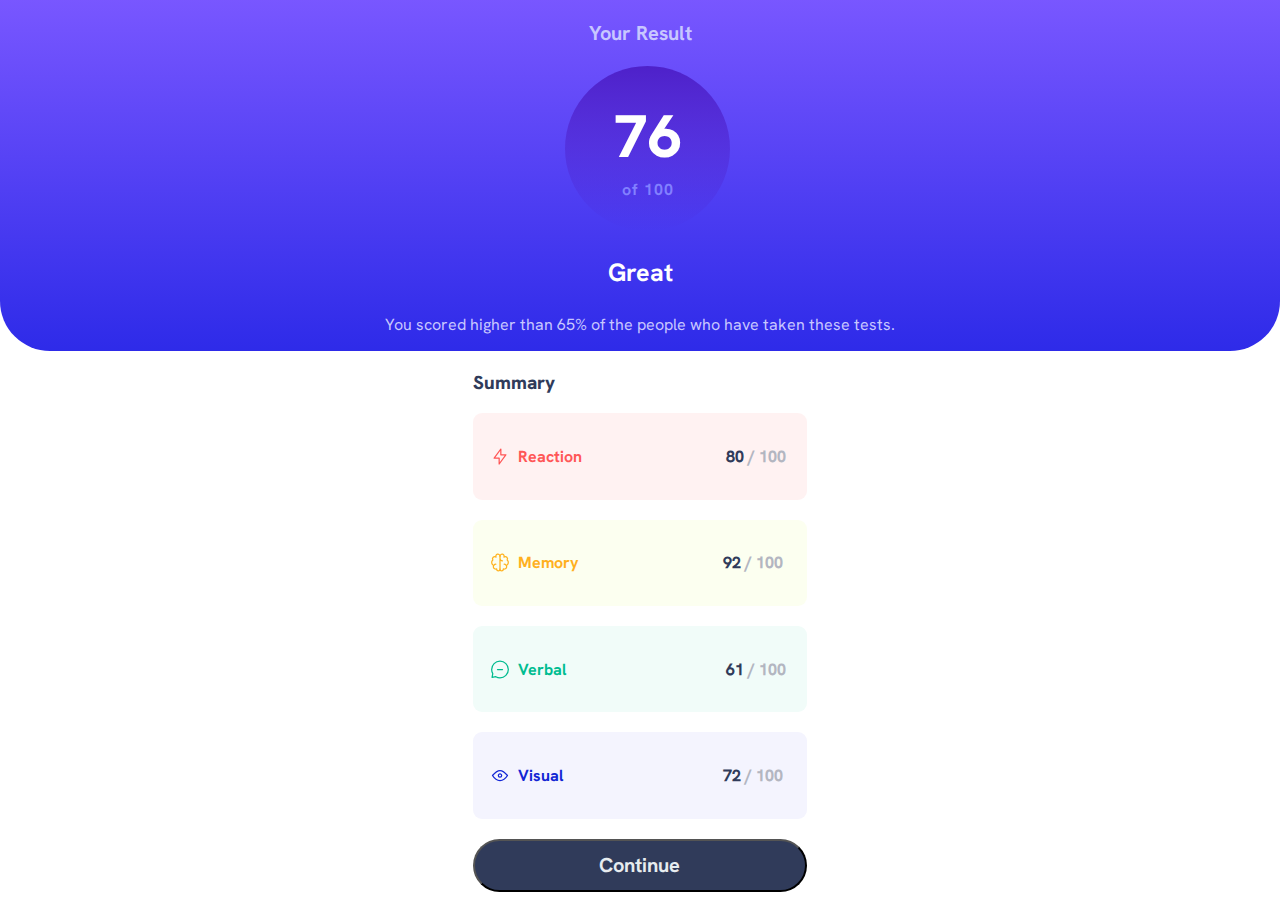
<file: index.html>
<!DOCTYPE html>
<html lang="en">
<head>
  <meta charset="UTF-8">
  <meta name="viewport" content="width=device-width, initial-scale=1.0"> <!-- displays site properly based on user's device -->

  <link rel="icon" type="image/png" sizes="32x32" href="./assets/images/favicon-32x32.png">
  <link rel="stylesheet" href="project.css">

  <title>AISA Solutions Front-End Engineer Intern | Results summary component Challenge</title>

  <!-- Feel free to remove these styles or customise in your own stylesheet 👍 -->
  <style>
    .attribution { font-size: 11px; text-align: center; }
    .attribution a { color: hsl(228, 45%, 44%); }
  </style>
</head>
<body>
  <header>
    <p class="result-title">Your Result</p>
    <div class="round-circle" >
      <p class="circle" id="gradient-circle">
        <span class="num-design">76</span>
        <span class="of-100">of 100</span>
      </p>
    </div>
    <p class="praise">Great</p>
    <p  class="description">You scored higher than 65% of the people who have taken these tests.</p> 
  </header>

<div class="element">

  <h3 class="summary">Summary</h3>

  <div><button class="button"><p class="continue">Continue</p></button></div>

</div>
  
</body>
<script src="main.js"></script>
</html>
</file>
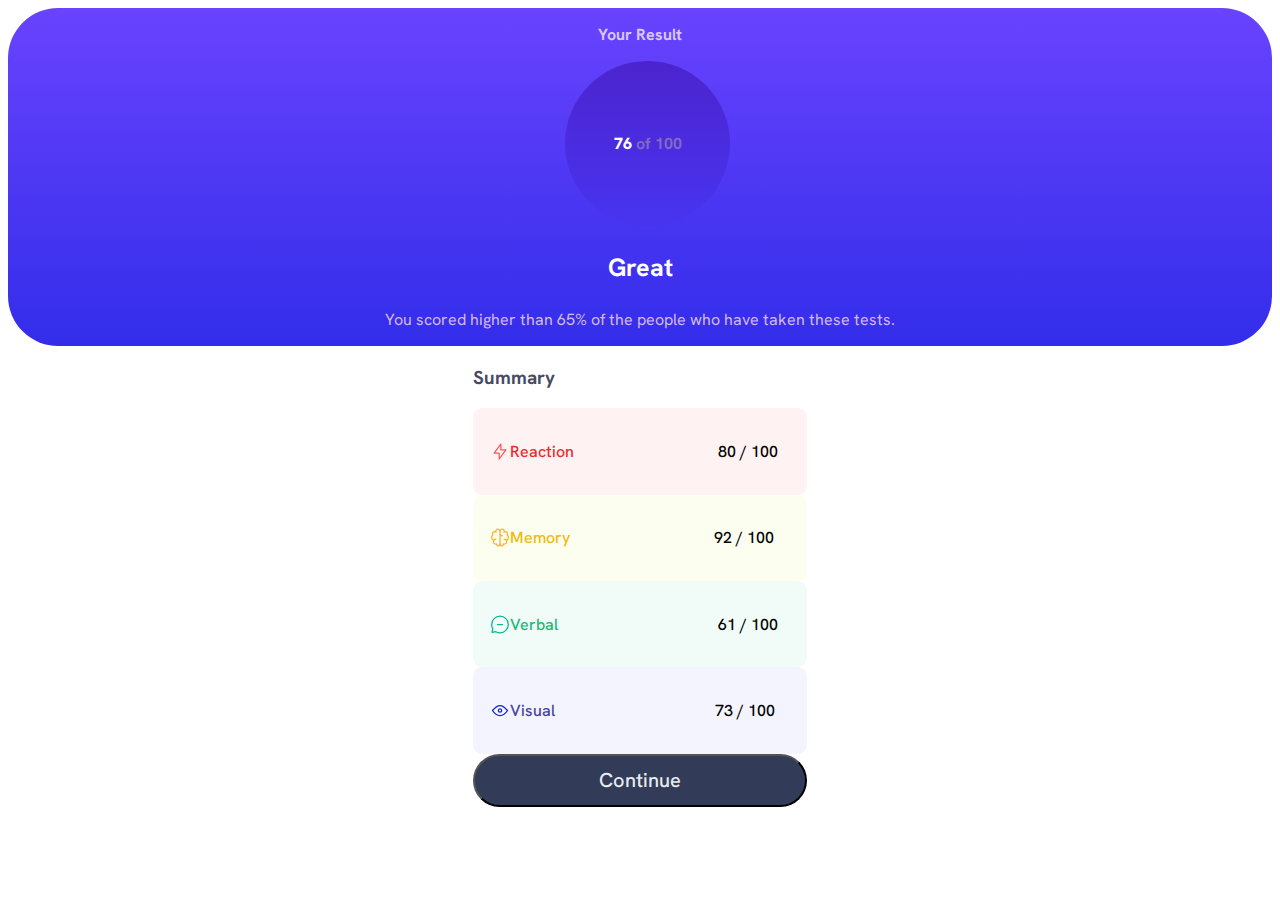
<file: Front-End-Engineer-Challenge/index.html>
<!DOCTYPE html>
<html lang="en">
<head>
  <meta charset="UTF-8">
  <meta name="viewport" content="width=device-width, initial-scale=1.0"> <!-- displays site properly based on user's device -->

  <link rel="icon" type="image/png" sizes="32x32" href="./assets/images/favicon-32x32.png">
  <link rel="stylesheet" href="project.css">

  <title>AISA Solutions Front-End Engineer Intern | Results summary component Challenge</title>

  <!-- Feel free to remove these styles or customise in your own stylesheet 👍 -->
  <style>
    .attribution { font-size: 11px; text-align: center; }
    .attribution a { color: hsl(228, 45%, 44%); }
  </style>
</head>
<body>
  <header>
    <p class="result-title">Your Result</p>
    <div class="round-circle" >
      <p class="circle" id="gradient-circle"><a class="num-design">76</a> of 100</p>  
    </div>
    <p class="praise">Great</p>
    <p  class="description">You scored higher than 65% of the people who have taken these tests.</p> 
  </header>

<div class="element">

  <h3 class="summary">Summary</h3>

  <div class="reaction">
    <img src="/assets/images/icon-reaction.svg">
    <p class="reaction-name">Reaction</p>
    <p class="reaction-number" style="margin-left: 9em;">80 / 100</p>
  </div>


  <div class="memory">
    <img src="/assets/images/icon-memory.svg">
    <p class="memory-name">Memory</p>
    <p class="memory-number" style="margin-left: 9em;">92 / 100</p>
  </div>

  <div class="verbal">
    <img src="/assets/images/icon-verbal.svg">
    <p class="verbal-name">Verbal</p>
    <p class="verbal-number" style="margin-left: 10em;">61 / 100</p>
  </div>

  <div class="visual">
    <img src="/assets/images/icon-visual.svg">
    <p class="visual-name">Visual</p>
    <p class="visual-number" style="margin-left: 10em;">73 / 100</p>
  </div>

  <div><button class="button"><p class="continue">Continue</p></button></div>








</div>
  
</body>
</html>
</file>
<file: project.css>
@media (max-width: 600px) {
  html, body {
    width: 100vw;
    min-width: 0;
    margin: 0;
    padding: 0;
    box-sizing: border-box;
    overflow-x: hidden;
  }

  header {
    width: 100vw;
    border-radius: 0 0 30px 30px;
    padding: 1em 0.5em;
    margin: 0 auto;
    box-sizing: border-box;
    text-align: center;
  }

  .circle {
    width: 90px;
    height: 90px;
    font-size: 1em;
    margin: 0 auto;
  }

  .num-design {
    font-size: 2em;
  }
  
  .of-100 {
    font-size: 1em;
  }
  .round-circle {
    max-width: 100vw;
    margin: 0 auto;
    display: flex;
    justify-content: center;
  }
  .element {
    max-width: 100vw;
    margin: 0 auto;
    padding: 0 0.5em;
    box-sizing: border-box;
    text-align: center;
    display: flex;
    flex-direction: column;
    align-items: center;
  }
  .reaction, .memory, .verbal, .visual {
    width: 95vw;
    min-width: unset;
    margin-bottom: 1em;
    flex-direction: column;
    align-items: center;
    padding: 1em 0.5em;
    font-size: 1em;
    box-sizing: border-box;
    text-align: center;
  }
  .reaction-name, .memory-name, .verbal-name, .visual-name {
    font-size: 1em;
    margin: 0.5em 0 0.2em 0;
    text-align: center;
    width: 100%;
  }
  .reaction-number, .memory-number, .verbal-number, .visual-number {
    margin-left: 0;
    font-size: 1em;
    justify-content: center;
    width: 100%;
    text-align: center;
  }
  .button {
    width: 100%;
    min-width: unset;
    font-size: 1em;
    height: 3em;
    margin: 1em 0 0 0;
    display: flex;
    justify-content: center;
    align-items: center;
  }
  .continue {
    font-size: 1em;
  }
  .summary {
    font-size: 1.2em;
    text-align: center;
    margin-left: 0;
    width: 100%;
  }
  .element img {
    width: 24px;
    height: 24px;
    margin-right: 0.5em;
    display: block;
    margin-left: auto;
    margin-right: auto;
  }
}
@media (max-width: 600px) {
  body {
    padding: 0;
    margin: 0;
    width: 100vw;
    box-sizing: border-box;
  }
  header {
    width: 100vw;
    border-radius: 0 0 30px 30px;
    padding: 1em 0.5em;
    margin: 0 auto;
    box-sizing: border-box;
    text-align: center;
  }
  .circle {
    width: 100px;
    height: 100px;
    font-size: 1em;
    margin: 0 auto;
  }
  .num-design {
    font-size: 2.2em;
  }
  .of-100 {
    font-size: 1em;
  }
  .round-circle {
    max-width: 100%;
    margin: 0 auto;
  }
  .element {
    max-width: 100vw;
    margin: 0 auto;
    padding: 0 0.5em;
    box-sizing: border-box;
    text-align: center;
  }
  .reaction, .memory, .verbal, .visual {
    width: 100%;
    min-width: unset;
    margin-bottom: 1em;
    flex-direction: column;
    align-items: center;
    padding: 1em 0.5em;
    font-size: 1em;
    box-sizing: border-box;
  }
  .reaction-name, .memory-name, .verbal-name, .visual-name {
    font-size: 1em;
    margin: 0.5em 0 0.2em 0;
    text-align: center;
  }
  .reaction-number, .memory-number, .verbal-number, .visual-number {
    margin-left: 0;
    font-size: 1em;
    justify-content: center;
    width: 100%;
  }
  .button {
    width: 100%;
    min-width: unset;
    font-size: 1em;
    height: 3em;
    margin: 1em 0 0 0;
  }
  .continue {
    font-size: 1em;
  }
  .summary {
    font-size: 1.2em;
    text-align: center;
    margin-left: 0;
  }
  .element img {
    width: 24px;
    height: 24px;
    margin-right: 0.5em;
    display: block;
    margin-left: auto;
    margin-right: auto;
  }
}
@media (max-width: 600px) {
  body {
    padding: 0;
    margin: 0;
  }
  header {
    width: 100vw;
    border-radius: 0 0 30px 30px;
    padding: 1em 0.5em;
  }
  .circle {
    width: 100px;
    height: 100px;
    font-size: 1em;
  }
  .num-design {
    font-size: 2.2em;
  }
  .of-100 {
    font-size: 1em;
  }
  .round-circle {
    max-width: 100%;
    margin: 0 auto;
  }
  .element {
    max-width: 100%;
    margin: 0 auto;
    padding: 0 0.5em;
  }
  .reaction, .memory, .verbal, .visual {
    width: 100%;
    min-width: unset;
    margin-bottom: 1em;
    flex-direction: column;
    align-items: flex-start;
    padding: 1em;
    font-size: 1em;
  }
  .reaction-name, .memory-name, .verbal-name, .visual-name {
    font-size: 1em;
    margin: 0.5em 0 0.2em 0;
  }
  .reaction-number, .memory-number, .verbal-number, .visual-number {
    margin-left: 0;
    font-size: 1em;
  }
  .button {
    width: 100%;
    min-width: unset;
    font-size: 1em;
    height: 3em;
  }
  .continue {
    font-size: 1em;
  }
  .summary {
    font-size: 1.2em;
    text-align: left;
    margin-left: 0.2em;
  }
  .element img {
    width: 24px;
    height: 24px;
    margin-right: 0.5em;
  }
}

.element img {
  margin-right: 0.5em;
  vertical-align: middle;
}

.score-bold {
  font-weight: bold;
  color: hsl(224, 30%, 27%);
}
.score-normal {
  font-weight: bold;
  color: hsl(227, 10%, 73%);
}

.circle {
  padding: 5%;
  text-align: center;
  border-radius: 500%;
  width: 150px;
  height: 150px;
  display: flex;
  flex-direction: column;
  align-items: center;
  justify-content: center;
  font-family: 'HankenGrotesk-Bold';
  color: hsl(241, 100%, 89%);
}

.of-100 {
  display: block;
  font-size: 16px;
  color: hsl(241, 100%, 75%);
  margin-top: 0.2em;
  letter-spacing: 1px;
}

#gradient-circle {
  background-image: linear-gradient(hsla(256, 72%, 46%, 1), hsla(241, 72%, 46%, 0));
}

.num-design {
  color: white;
  font-family: 'HankenGrotesk-ExtraBold';
  font-size: 60px;
}

.round-circle {
  max-width: fit-content;
  margin-left: auto;
  margin-right: auto;
}

header {
  background-image: linear-gradient(hsl(252, 100%, 67%),hsl(241, 81%, 54%));
  overflow: hidden;
  width: 100vw;
  margin: 0;
  padding-top: 0;
  border-radius: 0 0 50px 50px;
  position: static;
}

body {
  margin: 0;
}

.result-title {
  text-align: center;
  font-family: 'HankenGrotesk-Bold';
  color: hsl(241, 100%, 89%);
  font-size: 20px;
}

.praise {
  text-align: center;
  font-family: 'HankenGrotesk-Bold';
  color: white;
  font-size: 25px;
}

.description {
  text-align: center;
  font-family: 'HankenGrotesk';
  color: hsl(241, 100%, 89%);
}

.element {
  max-width: fit-content;
  margin-left: auto;
  margin-right: auto;
}

.summary {
  font-family: 'HankenGrotesk-ExtraBold';
  color: hsl(224, 30%, 27%);
}

.reaction, .memory, .verbal, .visual {
  padding: 5%;
  text-align: center;
  border-radius: 9px;
  display: flex;
  width: 300px;
  margin-bottom: 20px;
}
.reaction {
  background-color: rgba(255, 170, 170, 0.151);
}
.memory {
  background-color: rgba(249, 255, 225, 0.509);
}
.verbal {
  background-color: #f1fcf9;
}
.visual {
  background-color: #f4f4fe;
}

.reaction:hover, .memory:hover, .verbal:hover, .visual:hover {
  transform: scale(1.1);
}

.reaction-name {
  color: hsl(0, 100%, 67%);
  display: flex;
  font-family: 'HankenGrotesk-Bold';
}
.memory-name {
  color: hsl(39, 100%, 56%);
  display: flex;
  font-family: 'HankenGrotesk-Bold';
}
.verbal-name {
  color: hsl(166, 100%, 37%);
  display: flex;
  font-family: 'HankenGrotesk-Bold';
}
.visual-name {
  color: hsl(234, 85%, 45%);
  display: flex;
  font-family: 'HankenGrotesk-Bold';
}

.reaction-number, .memory-number, .verbal-number, .visual-number {
  display: flex;
  font-family: 'HankenGrotesk-Medium';
  font-weight: bold;
}

.button {
  background-color: hsl(224, 30%, 27%);
  color: #e7ecef;
  border-radius: 30px;
  width: 25em;
  height: 4em;
  line-height: 0em;
}

.continue {
  font-family: 'HankenGrotesk-Bold';
  font-size: 20px;
}

.button:hover {
  background-color: rgb(67, 73, 113);
  color: #e7ecef;
  border-radius: 30px;
  cursor: pointer;
}

@font-face {
  font-family: 'HankenGrotesk';
  src: url('assets/fonts/HankenGrotesk-VariableFont_wght.ttf');
}

@font-face {
  font-family: 'HankenGrotesk-Bold';
  src: url('assets/fonts/static/HankenGrotesk-Bold.ttf');
}

@font-face {
  font-family: 'HankenGrotesk-ExtraBold';
  src: url('assets/fonts/static/HankenGrotesk-ExtraBold.ttf');
}

@font-face {
  font-family: 'HankenGrotesk-Medium';
  src: url('assets/fonts/static/HankenGrotesk-Medium.ttf');
}
</file>
<file: Front-End-Engineer-Challenge/project.css>
.circle {
    padding: 5%;
    text-align: center;
    border-radius: 500%;
    width: 150px;
    height: 150px;
    line-height: 150px;
    font-family: 'HankenGrotesk-Bold';
    color: rgb(132, 104, 197);
}

#gradient-circle {
  background-image: linear-gradient(#4c24ce, #4834f0);
}

.num-design {
  color: white;
  font-family: 'HankenGrotesk-ExtraBold';
}

.round-circle {

  /* border: 2px solid;
  padding: 20px; 
  width: 400px; */
  /* resize: both; */
  /* overflow: auto; */
  max-width: fit-content;
  margin-left: auto;
  margin-right: auto;
}

.element {
  max-width: fit-content;
  margin-left: auto;
  margin-right: auto;
}

.button {
  background-color: #323b58;
  color: #e7ecef;
  border-radius: 30px;
  width: 25em;
  height: 4em;
  line-height: 0em;
}

.continue {
  font-family: 'HankenGrotesk-Medium';
  font-size: 20px;
}

.button:hover {
  background-color: rgb(67, 73, 113);
  color: #e7ecef;
  border-radius: 30px;
}

.visual {
  padding: 5%;
  text-align: center;
  border-radius: 9px;
  background-color: #f4f4fe;
  display:flex;
  width: 300px;
  /* margin-right:10px; */
}

.visual-name {
  color:#4443a0;
  display: flex;
  font-family: 'HankenGrotesk-Medium';
}

.visual-number {
display: flex;
font-family: 'HankenGrotesk-Medium';
}

.verbal {
  padding: 5%;
  text-align: center;
  border-radius: 9px;
  background-color: #f1fcf9;
  display:flex;
  width: 300px;
  /* margin-right:10px; */
}

.verbal-name {
  color:rgb(36, 182, 116);
  display: flex;
  font-family: 'HankenGrotesk-Medium';
}

.verbal-number {
display: flex;
font-family: 'HankenGrotesk-Medium';
}

.memory {
    padding: 5%;
    text-align: center;
  border-radius: 9px;
  background-color: rgba(249, 255, 225, 0.509);
  display:flex;
  width: 300px;
  /* margin-right:10px; */
}

.memory-name {
  color:rgb(239, 186, 10);
  display: flex;
  font-family: 'HankenGrotesk-Medium';
}

.memory-number {
display: flex;
font-family: 'HankenGrotesk-Medium';
}

.reaction {
    padding: 5%;
    text-align: center;
  border-radius: 9px;
  background-color: rgba(255, 170, 170, 0.151);
  display:flex;
  width: 300px;
  /* margin-right:10px; */
}

.reaction-name {
  color:rgb(232, 44, 44);
  display: flex;
  font-family: 'HankenGrotesk-Medium';
}

.reaction-number {
display: flex;
font-family: 'HankenGrotesk-Medium';
}

header {
  background-image: linear-gradient(#6943fe,#332dea);
  overflow: hidden;
  border-radius: 50px;
}

.result-title {
  text-align: center;
  font-family: 'HankenGrotesk-Bold';
  color: rgb(219, 199, 255);
}

.praise {
  text-align: center;
  font-family: 'HankenGrotesk-Bold';
  color: white;
  font-size: 25px;
}

.description {
  text-align: center;
  font-family: 'HankenGrotesk';
  color: rgb(212, 186, 234);
}

@font-face {
  font-family: 'HankenGrotesk';
  src: url('assets/fonts/HankenGrotesk-VariableFont_wght.ttf');
}

@font-face {
  font-family: 'HankenGrotesk-Bold';
  src: url('assets/fonts/static/HankenGrotesk-Bold.ttf');
}

@font-face {
  font-family: 'HankenGrotesk-ExtraBold';
  src: url('assets/fonts/static/HankenGrotesk-ExtraBold.ttf');
}

@font-face {
  font-family: 'HankenGrotesk-Medium';
  src: url('assets/fonts/static/HankenGrotesk-Medium.ttf');
}

.summary {
  font-family: 'HankenGrotesk';
  color: #474a62;
}
</file>
